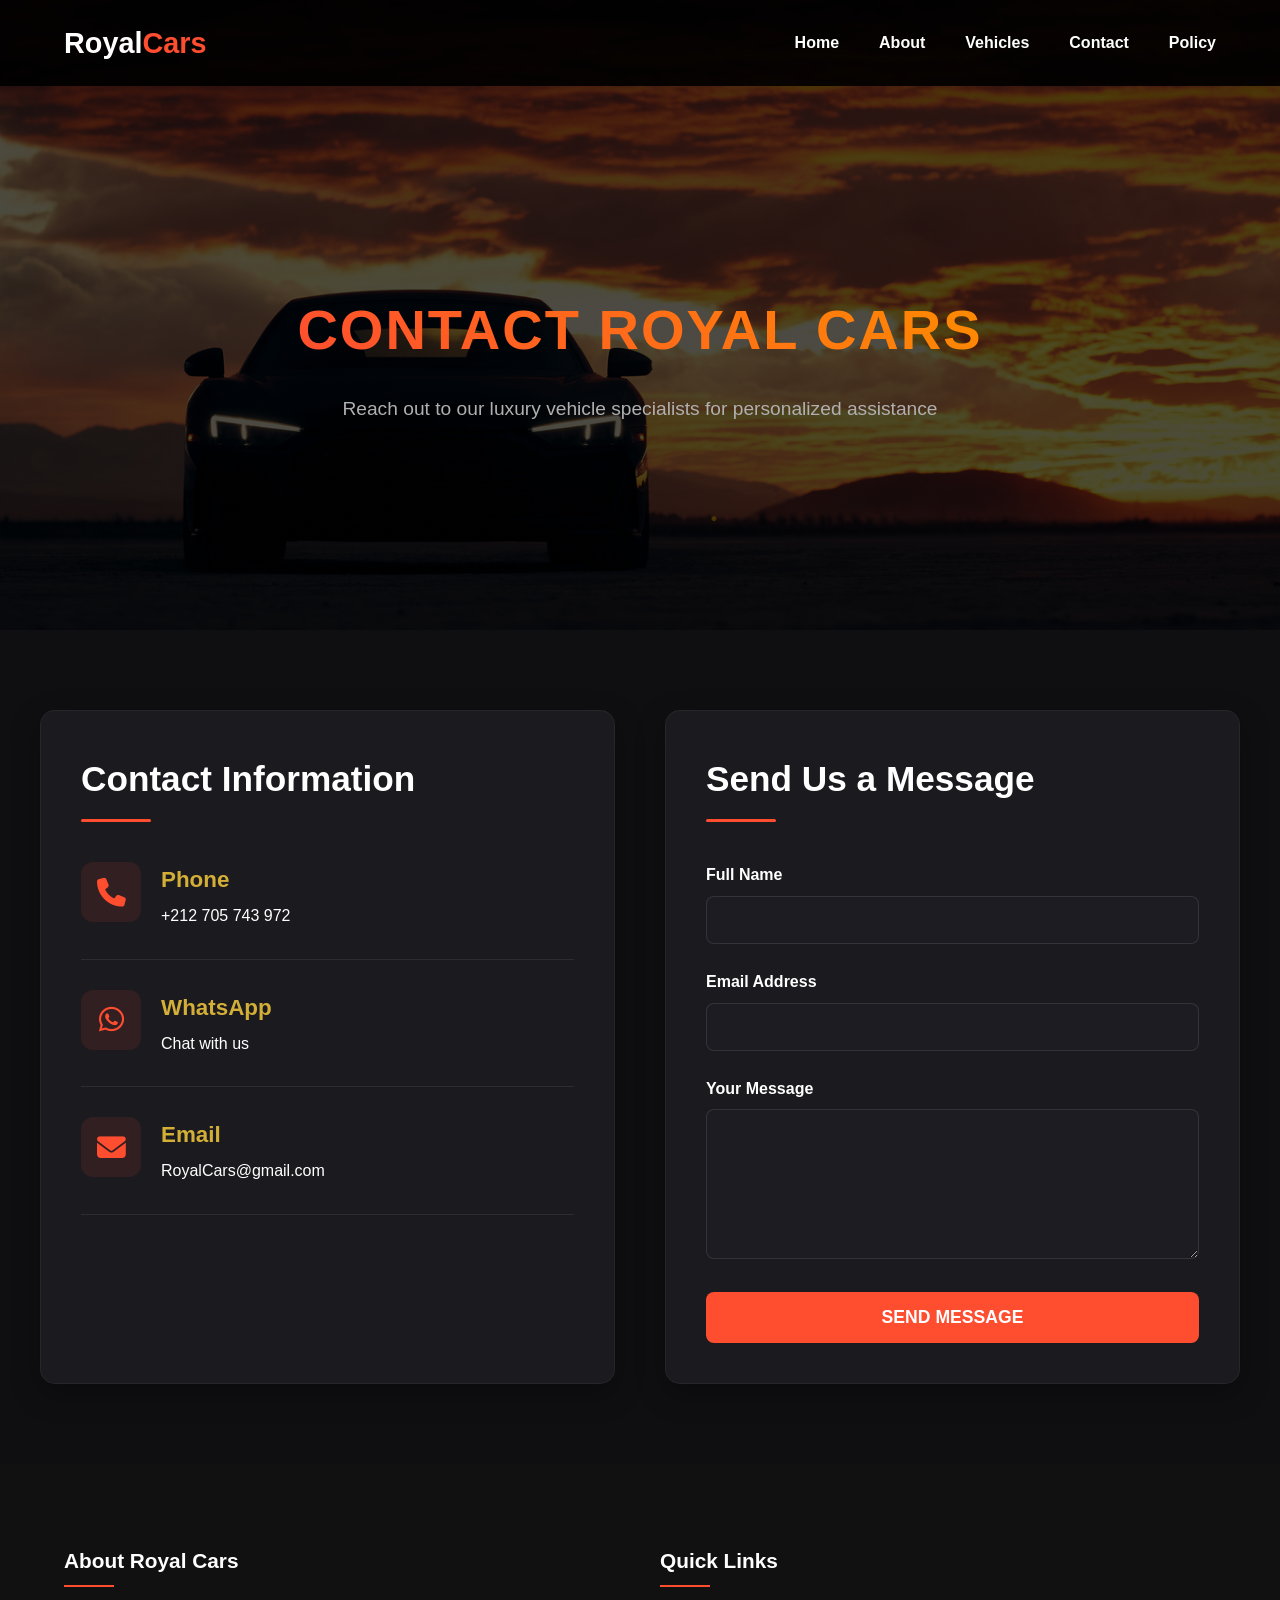
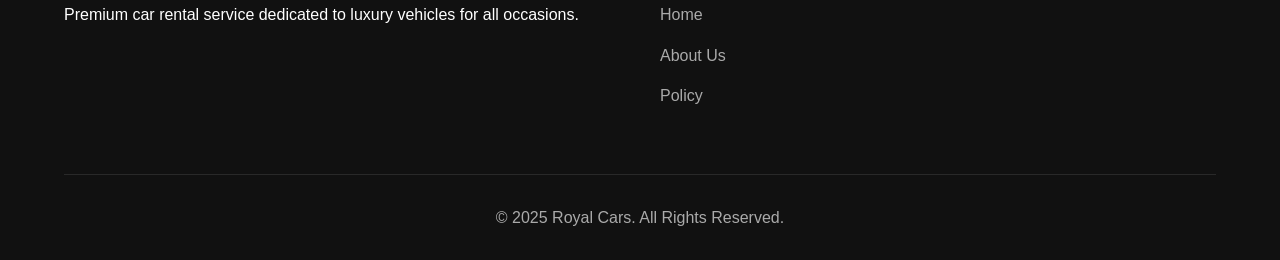
<file: contactus.html>
<!DOCTYPE html>
<html lang="en">

<head>
    <meta charset="UTF-8">
    <meta name="viewport" content="width=device-width, initial-scale=1.0">
    <link rel="stylesheet" href="https://cdnjs.cloudflare.com/ajax/libs/font-awesome/6.5.0/css/all.min.css">
    <link rel="icon" href="img/R.C.png" type="image/x-icon">
    <title>Royal Cars - Contact Us</title>
    <link rel="stylesheet" href="css/contactus.css">
</head>

<body>

    <header id="header">
        <nav>
            <a href="index.html" class="logo">Royal<span>Cars</span></a>
            <ul class="nav-links" id="navLinks">
                <li><a href="index.html">Home</a></li>
                <li><a href="aboutus.html">About</a></li>
                <li><a href="Cars.php">Vehicles</a></li>
                <li><a href="contactus.html">Contact</a></li>
                <li><a href="policy.html">Policy</a></li>
            </ul>
            <button class="mobile-menu-btn" id="menuBtn">
                <i class="fas fa-bars"></i>
            </button>
        </nav>
    </header>

    <section class="contact-hero">
        <div class="hero-content">
            <h1>CONTACT ROYAL CARS</h1>
            <p>Reach out to our luxury vehicle specialists for personalized assistance</p>
        </div>
    </section>

    <div class="contact-container">
        <div class="contact-info">
            <div class="section-title">
                <h2>Contact Information</h2>
            </div>
            <div class="contact-methods">
                <div class="contact-item">
                    <div class="contact-icon"><i class="fa-solid fa-phone"></i></div>
                    <div class="contact-details">
                        <h3>Phone</h3>
                        <a href="tel:+212705743972">+212 705 743 972</a>
                    </div>
                </div>
                <div class="contact-item">
                    <div class="contact-icon"><i class="fa-brands fa-whatsapp"></i></div>
                    <div class="contact-details">
                        <h3>WhatsApp</h3>
                        <a href="https://wa.me/212705743972">Chat with us</a>
                    </div>
                </div>
                <div class="contact-item">
                    <div class="contact-icon"><i class="fa-solid fa-envelope"></i></div>
                    <div class="contact-details">
                        <h3>Email</h3>
                        <a href="mailto:chadam787@gmail.com">RoyalCars@gmail.com</a>
                    </div>
                </div>
            </div>
        </div>

        <div class="contact-form">
            <div class="section-title">
                <h2>Send Us a Message</h2>
            </div>
            <form id="contactForm" action="contact.php" method="post">
                <div class="form-group">
                    <label>Full Name</label>
                    <input type="text" name="full-name" class="form-control" required>
                </div>
                <div class="form-group">
                    <label>Email Address</label>
                    <input type="email" name="email" class="form-control" required>
                </div>
                <div class="form-group">
                    <label>Your Message</label>
                    <textarea name="message" class="form-control" required></textarea>
                </div>
                <button type="submit" id="submitBtn" class="submit-btn">Send Message</button>
            </form>
        </div>
    </div>

    <footer>
        <div class="footer-content">
            <div class="footer-column">
                <h3>About Royal Cars</h3>
                <p>Premium car rental service dedicated to luxury vehicles for all occasions.</p>
            </div>
            <div class="footer-column">
                <h3>Quick Links</h3>
                <ul class="footer-links">
                    <li><a href="index.html">Home</a></li>
                    <li><a href="aboutus.html">About Us</a></li>
                    <li><a href="policy.html">Policy</a></li>
                </ul>
            </div>
        </div>
        <div class="copyright">
            <p>&copy; 2025 Royal Cars. All Rights Reserved.</p>
        </div>
    </footer>

   <script src="js/contactus.js"></script>
</body>

</html>
</file>
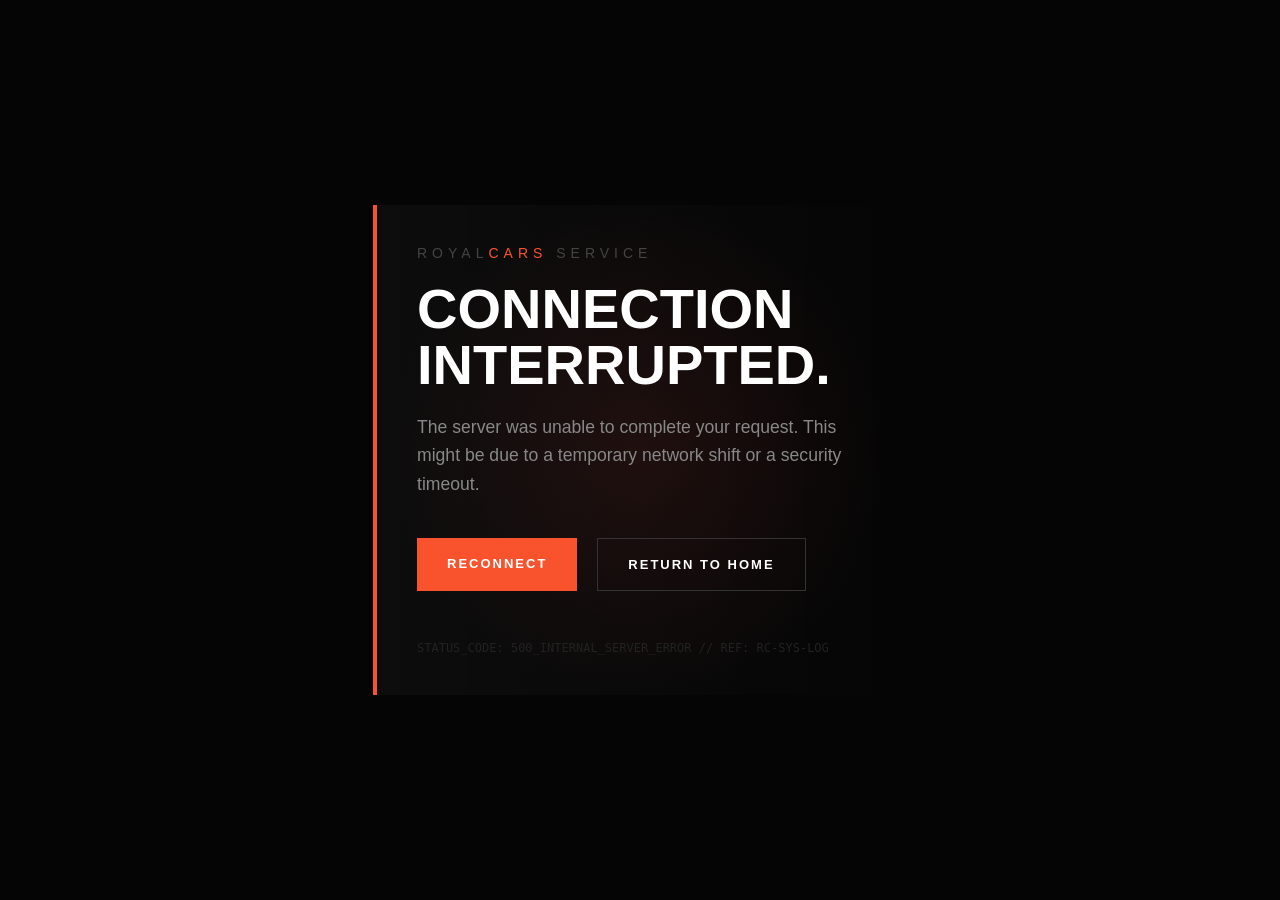
<file: MSGERR.html>
<!DOCTYPE html>
<html lang="en">

<head>
    <meta charset="UTF-8">
    <meta name="viewport" content="width=device-width, initial-scale=1.0">
    <title>System Error | Royal Cars</title>
    <link rel="stylesheet" href="css/MSGERR.css">
</head>

<body>

    <div class="bg-glow"></div>

    <div class="main-wrapper">
        <div class="brand-header">Royal<span>Cars</span> Service</div>

        <h1>Connection <br> Interrupted.</h1>

        <p>The server was unable to complete your request. This might be due to a temporary network shift or a security
            timeout.</p>

        <div class="nav-links">
            <a href="javascript:location.reload()" class="btn btn-main">Reconnect</a>
            <a href="index.html" class="btn btn-alt">Return to Home</a>
        </div>

        <div class="error-code">
            STATUS_CODE: 500_INTERNAL_SERVER_ERROR // REF: RC-SYS-LOG
        </div>
    </div>

</body>

</html>
</file>
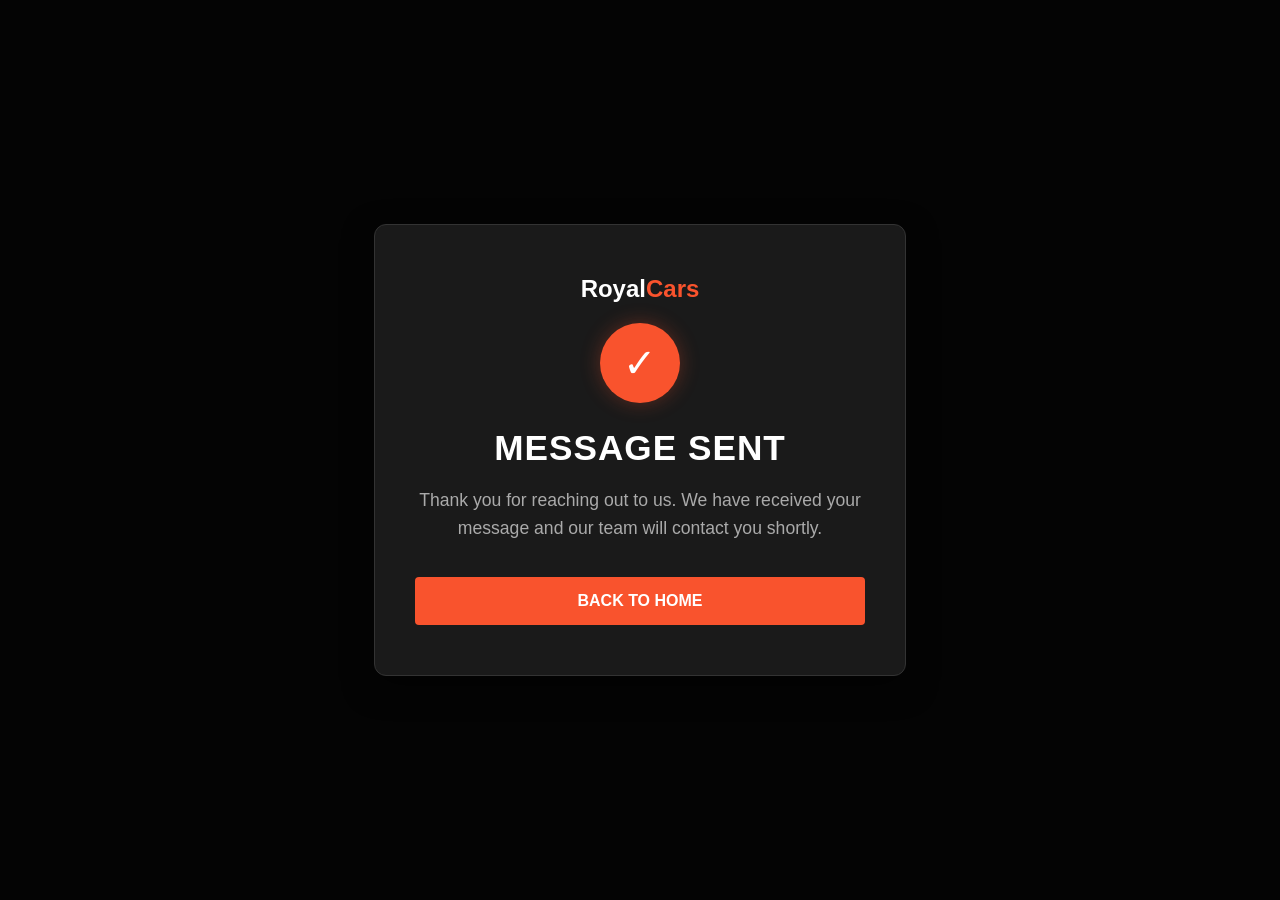
<file: MSGST.html>
<!DOCTYPE html>
<html lang="en">

<head>
    <meta charset="UTF-8">
    <meta name="viewport" content="width=device-width, initial-scale=1.0">
    <title>Message Sent | Royal Cars</title>
    <link rel="stylesheet" href="css/MSGST.css">
</head>

<body>
    <div class="container">
        <div class="brand">Royal<span>Cars</span></div>

        <div class="success-icon">✓</div>

        <h1>Message Sent</h1>
        <p>Thank you for reaching out to us. We have received your message and our team will contact you shortly.</p>

        <button class="button" onclick="window.location.href='index.html';">Back to Home</button>
    </div>
</body>

</html>
</file>
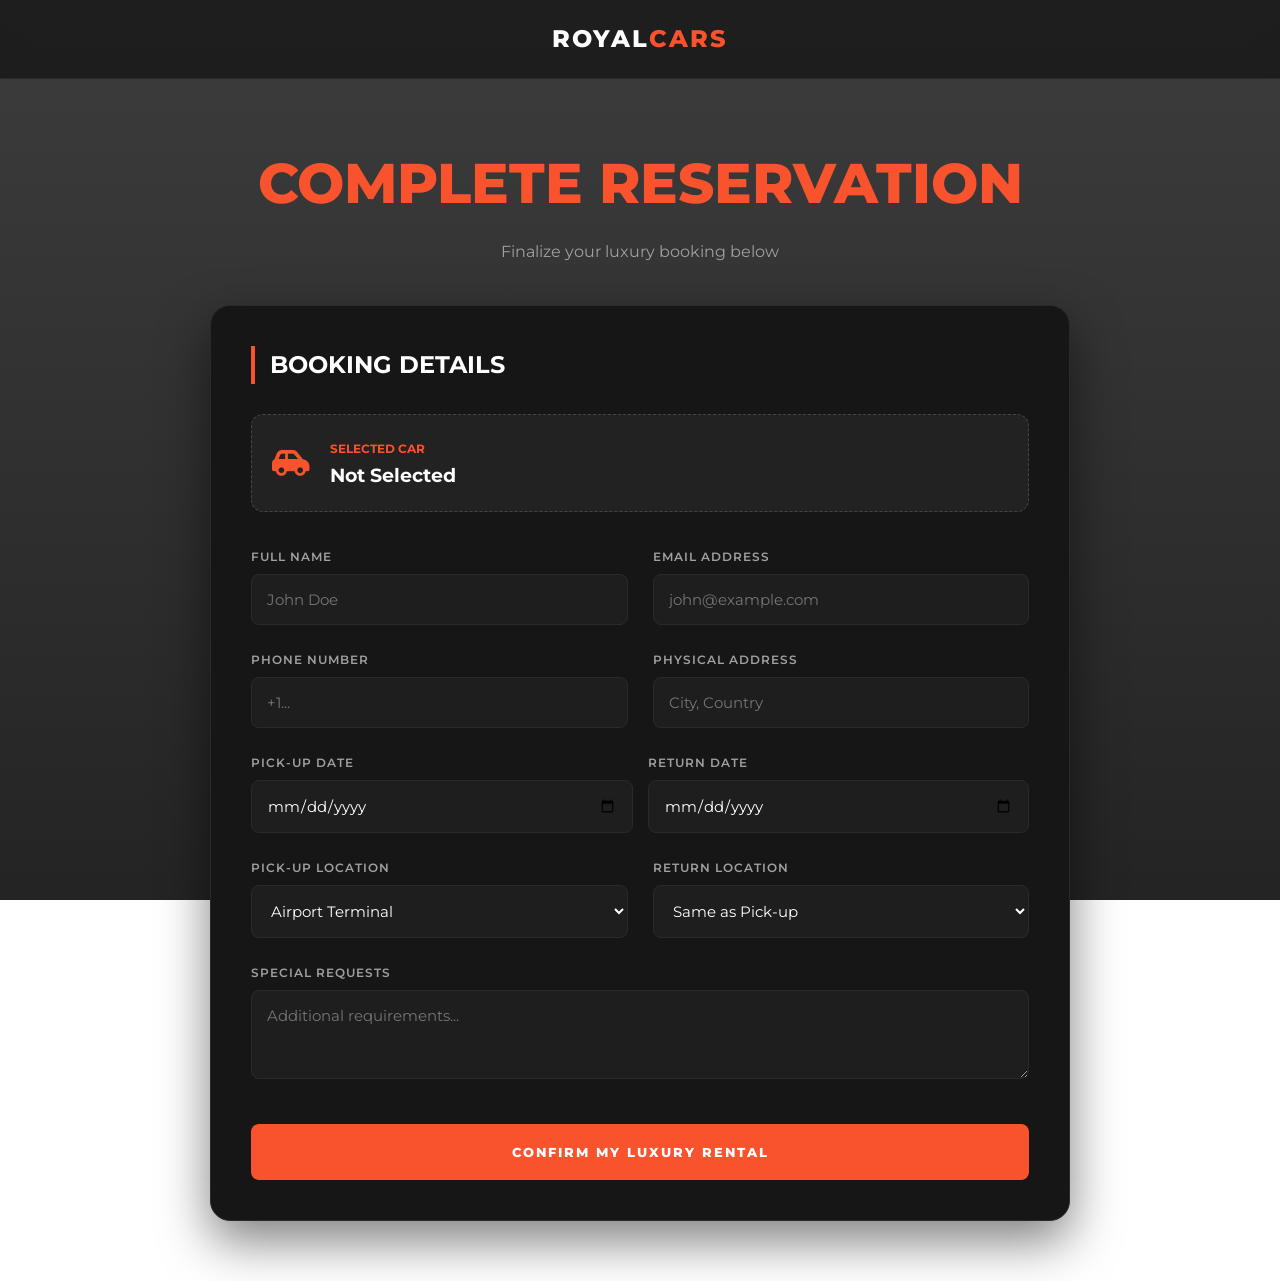
<file: order.html>
<!DOCTYPE html>
<html lang="en">

<head>
    <meta charset="UTF-8">
    <meta name="viewport" content="width=device-width, initial-scale=1.0">
    <title>Reservation | Royal Cars</title>
    <link rel="stylesheet" href="https://cdnjs.cloudflare.com/ajax/libs/font-awesome/6.5.0/css/all.min.css">
    <link href="https://fonts.googleapis.com/css2?family=Montserrat:wght@300;400;600;800&display=swap" rel="stylesheet">
    <link rel="stylesheet" href="css/order.css">
</head>

<body>

    <header>
        <div class="logo">ROYAL<span>CARS</span></div>
    </header>

    <div class="reservation-wrapper">
        <div class="hero-title">
            <h1>Complete Reservation</h1>
            <p style="color: var(--text-gray)">Finalize your luxury booking below</p>
        </div>

        <div class="order-card">
            <div class="section-header">
                <h2>Booking Details</h2>
            </div>

            <div class="vehicle-box">
                <i class="fas fa-car-side"></i>
                <div>
                    <span style="font-size: 12px; color: var(--brand-orange); font-weight: bold;">SELECTED CAR</span>
                    <h3 id="car-display-name">Loading...</h3>
                </div>
            </div>

            <form id="res-form" action="order.php" method="POST">
                <input type="hidden" id="car_name" name="car-name">

                <div class="form-grid">
                    <div class="field-group">
                        <label>Full Name</label>
                        <input type="text" name="full-name" class="input-style" placeholder="John Doe" required>
                    </div>

                    <div class="field-group">
                        <label>Email Address</label>
                        <input type="email" name="email" class="input-style" placeholder="john@example.com" required>
                    </div>

                    <div class="field-group">
                        <label>Phone Number</label>
                        <input type="tel" name="phone" class="input-style" placeholder="+1..." required>
                    </div>

                    <div class="field-group">
                        <label>Physical Address</label>
                        <input type="text" name="address" class="input-style" placeholder="City, Country">
                    </div>

                    <div class="field-group full-width">
                        <div class="date-subgrid">
                            <div class="field-group">
                                <label>Pick-up Date</label>
                                <input type="date" id="p_date" name="pickup-date" class="input-style" required>
                            </div>
                            <div class="field-group">
                                <label>Return Date</label>
                                <input type="date" id="r_date" name="return-date" class="input-style" required>
                            </div>
                        </div>
                    </div>

                    <div class="field-group">
                        <label>Pick-up Location</label>
                        <select name="pickup-location" class="input-style" required>
                            <option value="Airport">Airport Terminal</option>
                            <option value="Main Office">Main Office</option>
                            <option value="Hotel Delivery">Hotel Delivery</option>
                        </select>
                    </div>

                    <div class="field-group">
                        <label>Return Location</label>
                        <select name="return-location" class="input-style">
                            <option value="Same">Same as Pick-up</option>
                            <option value="Airport">Airport Terminal</option>
                            <option value="Main Office">Main Office</option>
                        </select>
                    </div>

                    <div class="field-group full-width">
                        <label>Special Requests</label>
                        <textarea name="special-requests" class="input-style" rows="3"
                            placeholder="Additional requirements..."></textarea>
                    </div>

                    <button type="submit" id="submit-btn" class="btn-submit">
                        Confirm My Luxury Rental
                    </button>
                </div>
            </form>
        </div>
    </div>

    <script src="js/order.js"></script>
</body>

</html>
</file>
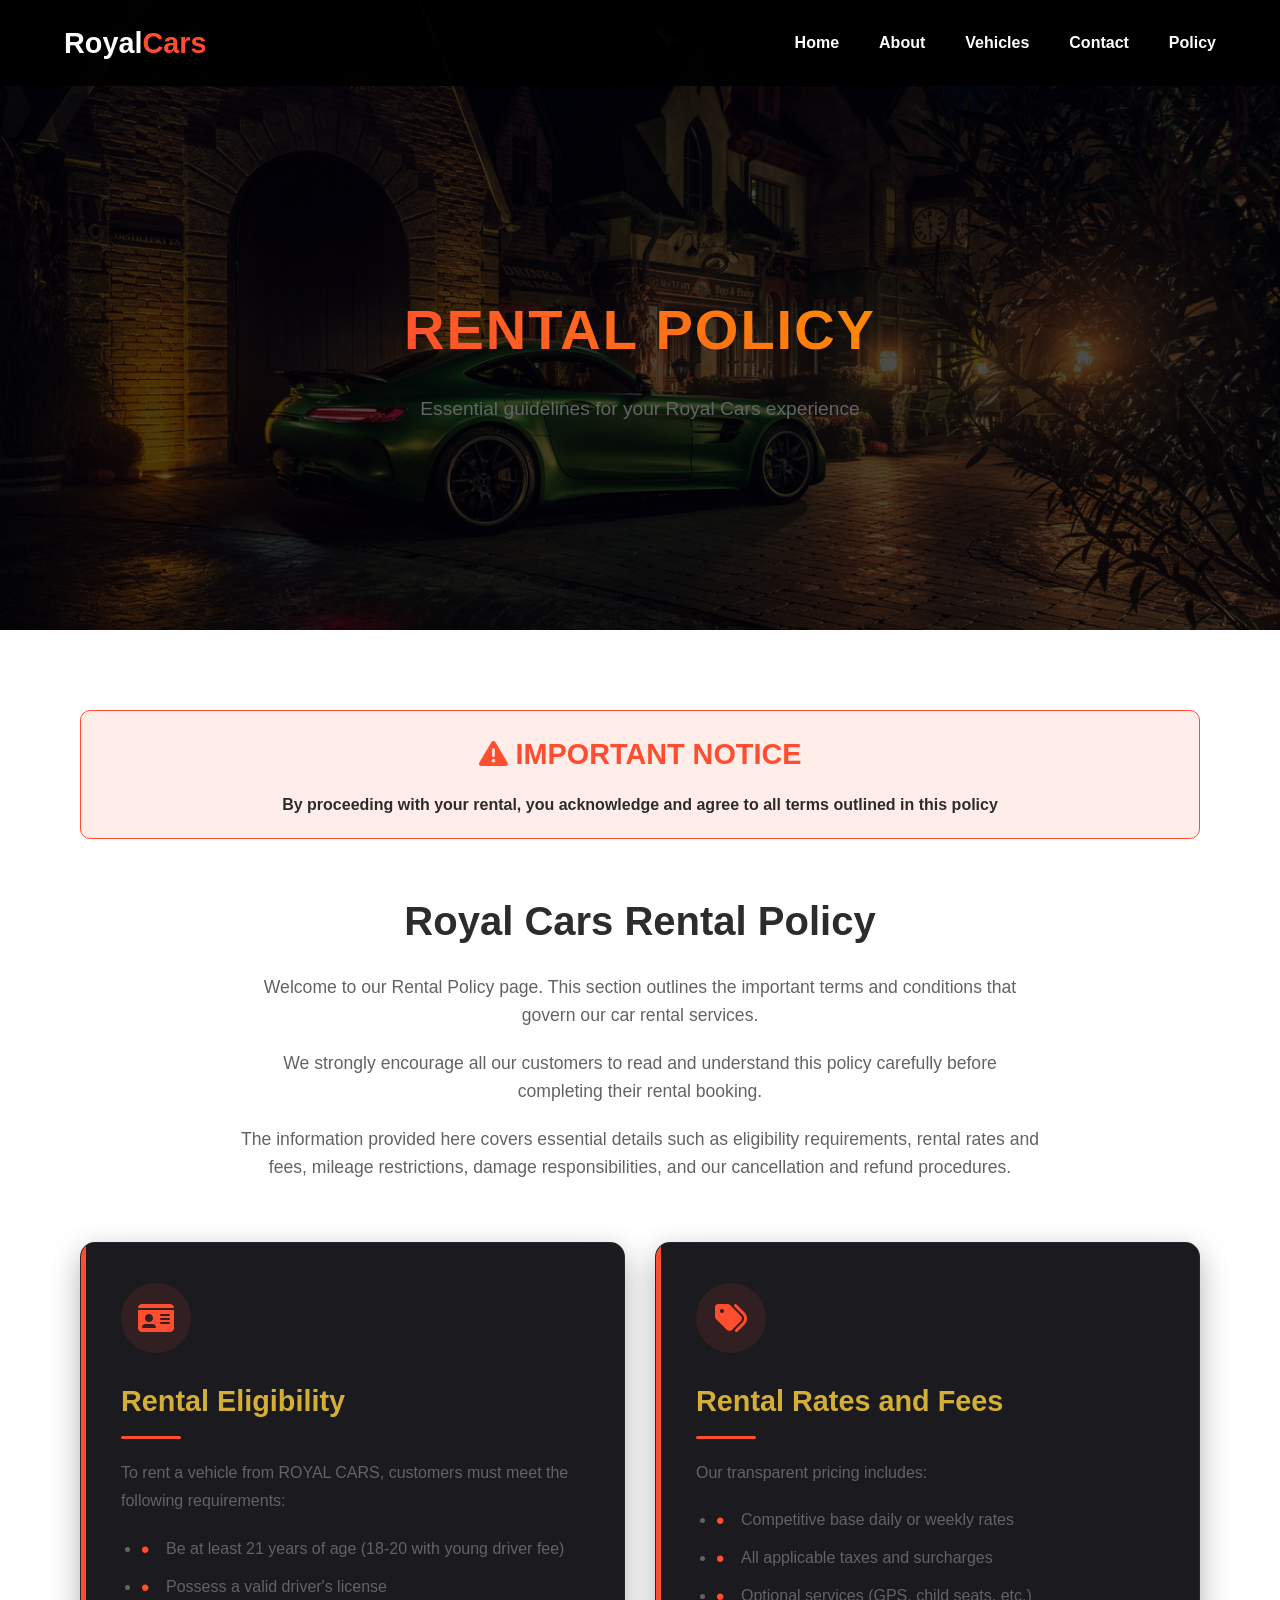
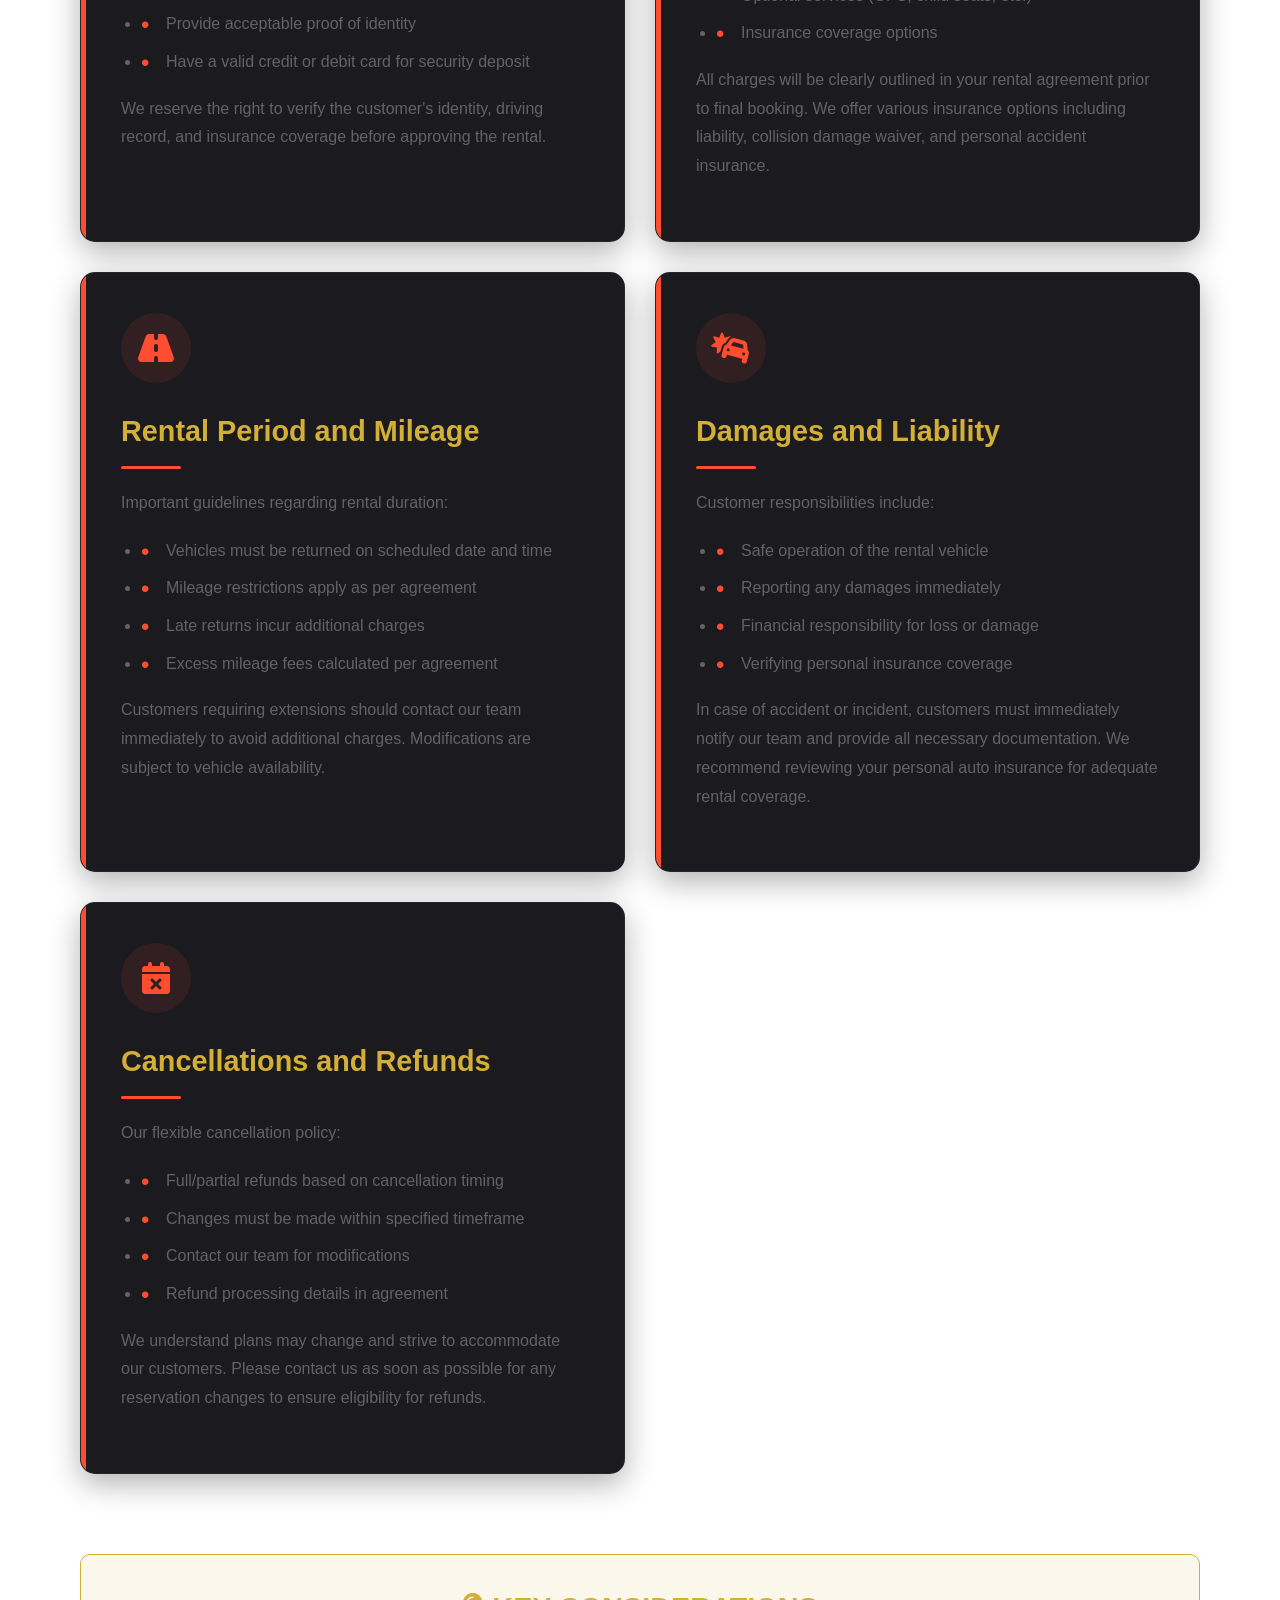
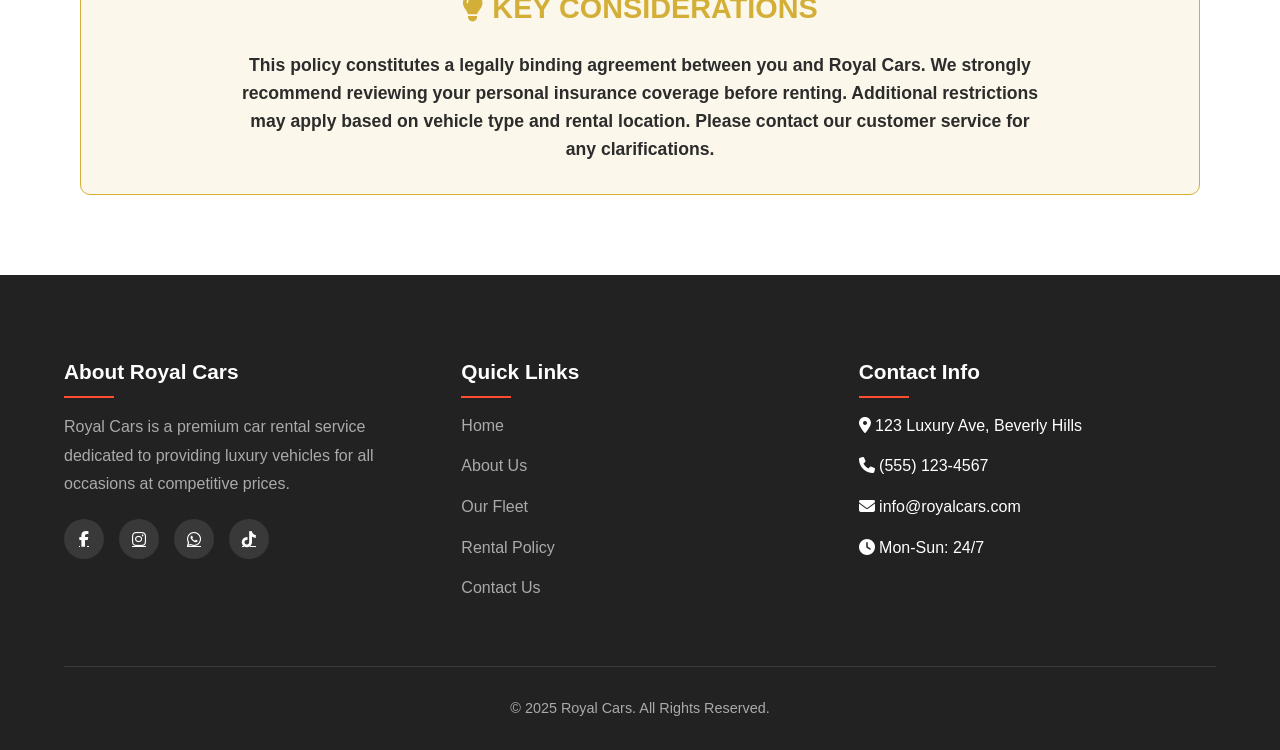
<file: policy.html>
<!DOCTYPE html>
<html lang="en">

<head>
    <meta charset="UTF-8">
    <meta name="viewport" content="width=device-width, initial-scale=1.0">
    <link rel="stylesheet" href="https://cdnjs.cloudflare.com/ajax/libs/font-awesome/6.5.0/css/all.min.css">
    <link rel="icon" href="img/R.C.png" type="image/x-icon">
    <title>Royal Cars - Rental Policy</title>
    <link rel="stylesheet" href="css/policy.css">
</head>

<body>
    <!-- Header -->
    <header id="header">
        <nav>
            <a href="#" class="logo">Royal<span>Cars</span></a>
            <ul class="nav-links">
                <li><a href="index.html">Home</a></li>
                <li><a href="aboutus.html">About</a></li>
                <li><a href="Cars.php">Vehicles</a></li>
                <li><a href="contactus.html">Contact</a></li>
                <li><a href="policy.html">Policy</a></li>
            </ul>
            <button class="mobile-menu-btn">
                <i class="fas fa-bars"></i>
            </button>
        </nav>
    </header>


    <!-- Hero Section -->
    <section class="policy-hero">
        <div class="hero-content">
            <h1>RENTAL POLICY</h1>
            <p>Essential guidelines for your Royal Cars experience</p>
        </div>
    </section>

    <!-- Policy Container -->
    <div class="policy-container">
        <!-- Important Warning -->
        <div class="warning-banner">
            <h2><i class="fas fa-exclamation-triangle"></i> IMPORTANT NOTICE</h2>
            <p>By proceeding with your rental, you acknowledge and agree to all terms outlined in this policy</p>
        </div>

        <!-- Policy Introduction -->
        <div class="policy-intro">
            <h2>Royal Cars Rental Policy</h2>
            <p>Welcome to our Rental Policy page. This section outlines the important terms and conditions that govern
                our car rental services.</p>
            <p>We strongly encourage all our customers to read and understand this policy carefully before completing
                their rental booking.</p>
            <p>The information provided here covers essential details such as eligibility requirements, rental rates and
                fees, mileage restrictions, damage responsibilities, and our cancellation and refund procedures.</p>
        </div>

        <!-- Policy Grid -->
        <div class="policy-grid">
            <!-- Rental Eligibility -->
            <div class="policy-card">
                <div class="policy-icon">
                    <i class="fas fa-id-card"></i>
                </div>
                <h3>Rental Eligibility</h3>
                <p>To rent a vehicle from ROYAL CARS, customers must meet the following requirements:</p>
                <ul>
                    <li>Be at least 21 years of age (18-20 with young driver fee)</li>
                    <li>Possess a valid driver's license</li>
                    <li>Provide acceptable proof of identity</li>
                    <li>Have a valid credit or debit card for security deposit</li>
                </ul>
                <p>We reserve the right to verify the customer's identity, driving record, and insurance coverage before
                    approving the rental.</p>
            </div>

            <!-- Rental Rates and Fees -->
            <div class="policy-card">
                <div class="policy-icon">
                    <i class="fas fa-tags"></i>
                </div>
                <h3>Rental Rates and Fees</h3>
                <p>Our transparent pricing includes:</p>
                <ul>
                    <li>Competitive base daily or weekly rates</li>
                    <li>All applicable taxes and surcharges</li>
                    <li>Optional services (GPS, child seats, etc.)</li>
                    <li>Insurance coverage options</li>
                </ul>
                <p>All charges will be clearly outlined in your rental agreement prior to final booking. We offer
                    various insurance options including liability, collision damage waiver, and personal accident
                    insurance.</p>
            </div>

            <!-- Rental Period and Mileage -->
            <div class="policy-card">
                <div class="policy-icon">
                    <i class="fas fa-road"></i>
                </div>
                <h3>Rental Period and Mileage</h3>
                <p>Important guidelines regarding rental duration:</p>
                <ul>
                    <li>Vehicles must be returned on scheduled date and time</li>
                    <li>Mileage restrictions apply as per agreement</li>
                    <li>Late returns incur additional charges</li>
                    <li>Excess mileage fees calculated per agreement</li>
                </ul>
                <p>Customers requiring extensions should contact our team immediately to avoid additional charges.
                    Modifications are subject to vehicle availability.</p>
            </div>

            <!-- Damages and Liability -->
            <div class="policy-card">
                <div class="policy-icon">
                    <i class="fas fa-car-crash"></i>
                </div>
                <h3>Damages and Liability</h3>
                <p>Customer responsibilities include:</p>
                <ul>
                    <li>Safe operation of the rental vehicle</li>
                    <li>Reporting any damages immediately</li>
                    <li>Financial responsibility for loss or damage</li>
                    <li>Verifying personal insurance coverage</li>
                </ul>
                <p>In case of accident or incident, customers must immediately notify our team and provide all necessary
                    documentation. We recommend reviewing your personal auto insurance for adequate rental coverage.</p>
            </div>

            <!-- Cancellations and Refunds -->
            <div class="policy-card">
                <div class="policy-icon">
                    <i class="fas fa-calendar-times"></i>
                </div>
                <h3>Cancellations and Refunds</h3>
                <p>Our flexible cancellation policy:</p>
                <ul>
                    <li>Full/partial refunds based on cancellation timing</li>
                    <li>Changes must be made within specified timeframe</li>
                    <li>Contact our team for modifications</li>
                    <li>Refund processing details in agreement</li>
                </ul>
                <p>We understand plans may change and strive to accommodate our customers. Please contact us as soon as
                    possible for any reservation changes to ensure eligibility for refunds.</p>
            </div>
        </div>

        <!-- Important Notice -->
        <div class="important-notice">
            <h3><i class="fas fa-lightbulb"></i> KEY CONSIDERATIONS</h3>
            <p>This policy constitutes a legally binding agreement between you and Royal Cars. We strongly recommend
                reviewing your personal insurance coverage before renting. Additional restrictions may apply based on
                vehicle type and rental location. Please contact our customer service for any clarifications.</p>
        </div>
    </div>

    <!-- Footer -->
    <footer>
        <div class="footer-content">
            <div class="footer-column">
                <h3>About Royal Cars</h3>
                <p>Royal Cars is a premium car rental service dedicated to providing luxury vehicles for all occasions
                    at competitive prices.</p>
                <div class="social-links">
                    <a href="https://web.facebook.com/adam.ch.9085790?locale=fr_FR" target="_blank" class="face"><i
                            class="fab fa-facebook-f"></i></a>
                    <a href="https://www.instagram.com/adam_2ch/" target="_blank" class="insta"><i
                            class="fab fa-instagram"></i></a>
                    <a href="https://wa.me/212705743972" target="_blank" class="whatsapp"><i
                            class="fab fa-whatsapp"></i></a>
                    <a href="https://www.tiktok.com/fr/" target="_blank" class="tiktok"><i
                            class="fab fa-tiktok"></i></a>
                </div>
            </div>
            <div class="footer-column">
                <h3>Quick Links</h3>
                <ul class="footer-links">
                    <li><a href="#">Home</a></li>
                    <li><a href="aboutus.html">About Us</a></li>
                    <li><a href="Cars.php">Our Fleet</a></li>
                    <li><a href="policy.html">Rental Policy</a></li>
                    <li><a href="contactus.html">Contact Us</a></li>
                </ul>
            </div>
            <div class="footer-column">
                <h3>Contact Info</h3>
                <ul class="footer-links">
                    <li><i class="fas fa-map-marker-alt"></i> 123 Luxury Ave, Beverly Hills</li>
                    <li><i class="fas fa-phone"></i> (555) 123-4567</li>
                    <li><i class="fas fa-envelope"></i> info@royalcars.com</li>
                    <li><i class="fas fa-clock"></i> Mon-Sun: 24/7</li>
                </ul>
            </div>
        </div>
        <div class="copyright">
            <p>&copy; 2025 Royal Cars. All Rights Reserved.</p>
        </div>
    </footer>

    <script src="js/policy.js"></script>
</body>

</html>
</file>
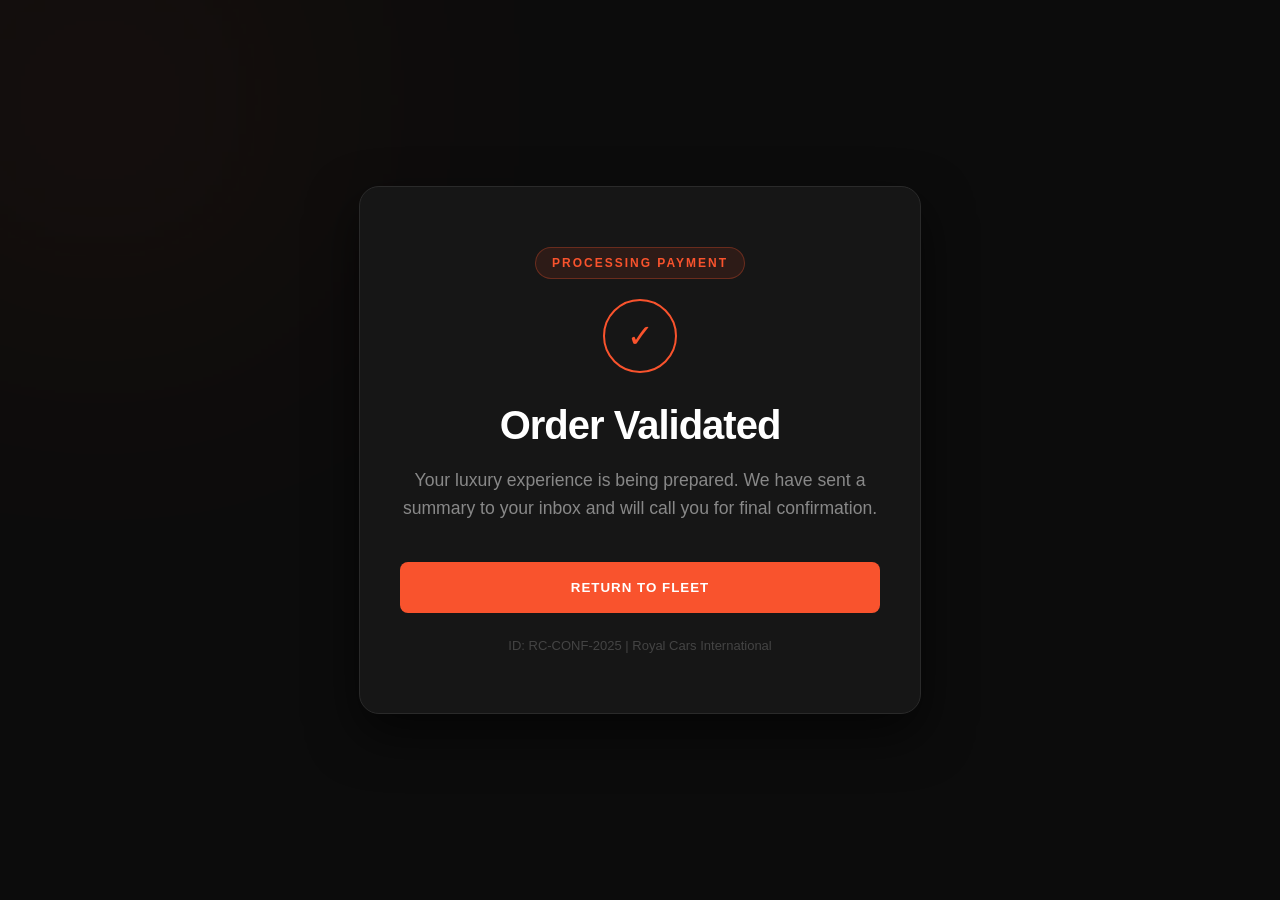
<file: success.html>
<!DOCTYPE html>
<html lang="en">

<head>
    <meta charset="UTF-8">
    <meta name="viewport" content="width=device-width, initial-scale=1.0">
    <title>Order Confirmed | Royal Cars</title>
    <link rel="stylesheet" href="css/success.css">
</head>

<body>

    <div class="order-card">
        <div class="status-badge">Processing Payment</div>

        <div class="icon-container">
            <div class="circle-icon">✓</div>
        </div>

        <h1>Order Validated</h1>
        <p>Your luxury experience is being prepared. We have sent a summary to your inbox and will call you for final
            confirmation.</p>

        <button class="btn-return" onclick="window.location.href='index.html';">Return to Fleet</button>

        <div class="footer-note">
            ID: RC-CONF-2025 | Royal Cars International
        </div>
    </div>

</body>

</html>
</file>
<file: css/contactus.css>
/* === BASE STYLES === */
         :root {
             --primary-dark: #0f0f12;
             --accent-red: #ff4d30;
             --accent-gold: #d4af37;
             --text-light: #ffffff;
             --text-gray: #b0b0b0;
             --card-bg: #1a1a1f;
             --transition-speed: 0.4s;
         }

         * {
             margin: 0;
             padding: 0;
             box-sizing: border-box;
         }

         body {
             font-family: 'Montserrat', Arial, sans-serif;
             background-color: var(--primary-dark);
             color: #333;
             line-height: 1.6;
             overflow-x: hidden;
         }

         /* === HEADER === */
         header {
             position: fixed;
             top: 0;
             width: 100%;
             background-color: rgba(0, 0, 0, 0.9);
             z-index: 1000;
             transition: all 0.3s ease;
         }

         header.scrolled {
             background-color: rgba(0, 0, 0, 0.95);
             box-shadow: 0 5px 20px rgba(0, 0, 0, 0.1);
         }

         nav {
             display: flex;
             justify-content: space-between;
             align-items: center;
             padding: 20px 5%;
             max-width: 1400px;
             margin: 0 auto;
         }

         .logo {
             color: white;
             font-size: 1.8rem;
             font-weight: 700;
             text-decoration: none;
         }

         .logo span {
             color: var(--accent-red);
         }

         .nav-links {
             display: flex;
             list-style: none;
         }

         .nav-links li {
             margin-left: 40px;
         }

         .nav-links a {
             color: white;
             text-decoration: none;
             font-weight: 600;
             transition: 0.3s;
             position: relative;
         }

         .nav-links a:hover {
             color: var(--accent-red);
         }

         .nav-links a::after {
             content: '';
             position: absolute;
             width: 0;
             height: 2px;
             background: var(--accent-red);
             bottom: -5px;
             left: 0;
             transition: 0.3s;
         }

         .nav-links a:hover::after {
             width: 100%;
         }

         .mobile-menu-btn {
             display: none;
             background: none;
             border: none;
             color: white;
             font-size: 1.5rem;
             cursor: pointer;
             transition: 0.5s;
             z-index: 1001;
         }

         .mobile-menu-btn:hover {
             transform: rotate(90deg);
         }

         /* === HERO === */
         .contact-hero {
             height: 70vh;
             display: flex;
             align-items: center;
             justify-content: center;
             text-align: center;
             background: linear-gradient(rgba(0, 0, 0, 0.7), rgba(0, 0, 0, 0.7)), url('../img/audi-r8-sunset-2s-1360x768.jpg') no-repeat center center/cover;
             padding-top: 80px;
         }

         .hero-content h1 {
             font-size: 3.5rem;
             margin-bottom: 20px;
             background: linear-gradient(45deg, var(--accent-red), #ff8c00);
             -webkit-background-clip: text;
             background-clip: text;
             color: transparent;
             text-transform: uppercase;
             letter-spacing: 2px;
         }

         .hero-content p {
             font-size: 1.2rem;
             color: var(--text-gray);
             max-width: 600px;
             margin: 0 auto;
         }

         /* === CONTACT SECTION === */
         .contact-container {
             max-width: 1400px;
             margin: 80px auto;
             padding: 0 40px;
             display: grid;
             grid-template-columns: 1fr 1fr;
             gap: 50px;
         }

         .contact-info,
         .contact-form {
             background: var(--card-bg);
             border-radius: 15px;
             padding: 40px;
             box-shadow: 0 10px 30px rgba(0, 0, 0, 0.3);
             border: 1px solid rgba(255, 255, 255, 0.05);
         }

         .section-title {
             position: relative;
             margin-bottom: 40px;
             padding-bottom: 15px;
         }

         .section-title h2 {
             font-size: 2.2rem;
             color: var(--text-light);
         }

         .section-title::after {
             content: '';
             position: absolute;
             bottom: 0;
             left: 0;
             width: 70px;
             height: 3px;
             background: var(--accent-red);
             border-radius: 3px;
         }

         .contact-item {
             display: flex;
             align-items: flex-start;
             margin-bottom: 30px;
             padding-bottom: 30px;
             border-bottom: 1px solid rgba(255, 255, 255, 0.08);
         }

         .contact-icon {
             width: 60px;
             height: 60px;
             background: rgba(255, 77, 48, 0.1);
             border-radius: 12px;
             display: flex;
             align-items: center;
             justify-content: center;
             margin-right: 20px;
             flex-shrink: 0;
         }

         .contact-icon i {
             font-size: 1.8rem;
             color: var(--accent-red);
         }

         .contact-details h3 {
             font-size: 1.4rem;
             color: var(--accent-gold);
             margin-bottom: 5px;
         }

         .contact-details p {
             color: var(--text-gray);
         }

         .contact-details a {
             color: var(--text-light);
             text-decoration: none;
             transition: var(--transition-speed);
         }

         .contact-details a:hover {
             color: var(--accent-red);
         }

         /* === FORM === */
         .form-group {
             margin-bottom: 25px;
         }

         .form-group label {
             display: block;
             margin-bottom: 8px;
             color: var(--text-light);
             font-weight: 600;
         }

         .form-control {
             width: 100%;
             padding: 14px 20px;
             background: rgba(30, 30, 36, 0.7);
             border: 1px solid rgba(255, 255, 255, 0.1);
             border-radius: 8px;
             color: white;
             font-size: 1rem;
         }

         .form-control:focus {
             outline: none;
             border-color: var(--accent-red);
         }

         textarea.form-control {
             min-height: 150px;
         }

         .submit-btn {
             background: var(--accent-red);
             color: white;
             border: none;
             padding: 15px;
             font-size: 1.1rem;
             font-weight: 600;
             border-radius: 8px;
             cursor: pointer;
             transition: 0.3s;
             width: 100%;
             text-transform: uppercase;
         }

         .submit-btn:hover {
             background: #e04430;
             transform: translateY(-3px);
             box-shadow: 0 7px 15px rgba(255, 77, 48, 0.4);
         }

         /* === FOOTER === */
         footer {
             background-color: #111;
             color: white;
             padding: 80px 5% 30px;
             margin-top: 80px;
         }

         .footer-content {
             display: grid;
             grid-template-columns: repeat(auto-fit, minmax(250px, 1fr));
             gap: 40px;
             max-width: 1200px;
             margin: 0 auto 50px;
         }

         .footer-column h3 {
             font-size: 1.3rem;
             margin-bottom: 25px;
             position: relative;
         }

         .footer-column h3::after {
             content: '';
             position: absolute;
             width: 50px;
             height: 2px;
             background: var(--accent-red);
             bottom: -10px;
             left: 0;
         }

         .footer-links {
             list-style: none;
         }

         .footer-links li {
             margin-bottom: 15px;
         }

         .footer-links a {
             color: #aaa;
             text-decoration: none;
             transition: 0.3s;
         }

         .footer-links a:hover {
             color: var(--accent-red);
             padding-left: 5px;
         }

         .copyright {
             text-align: center;
             padding-top: 30px;
             border-top: 1px solid rgba(255, 255, 255, 0.1);
             color: #aaa;
         }

         .contact-info,
         .contact-form {
             opacity: 0;
             transform: translateY(30px);
             transition: all 0.8s ease-out;
         }

         .contact-info.animate-in,
         .contact-form.animate-in {
             opacity: 1;
             transform: translateY(0);
         }

         .contact-form {
             transition-delay: 0.2s;
         }

         /* === MOBILE RESPONSIVE === */
         @media (max-width: 768px) {
             .mobile-menu-btn {
                 display: block;
             }

             .nav-links {
                 position: fixed;
                 top: 0;
                 left: -100%;
                 width: 80%;
                 height: 100vh;
                 background: #0f0f12;
                 flex-direction: column;
                 align-items: center;
                 justify-content: center;
                 gap: 2rem;
                 transition: all 0.5s cubic-bezier(0.645, 0.045, 0.355, 1);
                 box-shadow: var(--shadow-lg);
                 z-index: 1000;
             }

             .nav-links.active {
                 left: 0;
             }

             .nav-links li {
                 margin-left: 0;
                 opacity: 0;
                 transform: translateY(30px);
                 transition: all 0.5s ease;
             }

             .nav-links.active li {
                 opacity: 1;
                 transform: translateY(0);
             }

             .nav-links.active li:nth-child(1) {
                 transition-delay: 0.1s;
             }

             .nav-links.active li:nth-child(2) {
                 transition-delay: 0.2s;
             }

             .nav-links.active li:nth-child(3) {
                 transition-delay: 0.3s;
             }

             .nav-links.active li:nth-child(4) {
                 transition-delay: 0.4s;
             }

             .nav-links.active li:nth-child(5) {
                 transition-delay: 0.6s;
             }

             .contact-container {
                 grid-template-columns: 1fr;
                 margin: 40px auto;
             }

             .hero-content h1 {
                 font-size: 2.5rem;
             }
         }
</file>
<file: css/MSGERR.css>
/* 1. Global Reset */
        body,
        html {
            margin: 0;
            padding: 0;
            height: 100%;
            font-family: 'Inter', sans-serif;
            background-color: #050505;
            color: #fff;
            display: flex;
            align-items: center;
            justify-content: center;
        }

        /* 2. Abstract Background Elements */
        .bg-glow {
            position: absolute;
            width: 40vw;
            height: 40vw;
            background: radial-gradient(circle, rgba(231, 76, 60, 0.1) 0%, rgba(0, 0, 0, 0) 70%);
            z-index: 0;
        }

        /* 3. The Error Container */
        .main-wrapper {
            position: relative;
            z-index: 1;
            text-align: left;
            max-width: 600px;
            padding: 40px;
            border-left: 4px solid #f9532d;
            /* Accent line */
            background: linear-gradient(90deg, rgba(255, 255, 255, 0.03) 0%, rgba(255, 255, 255, 0) 100%);
        }

        /* 4. Luxury Branding */
        .brand-header {
            font-size: 14px;
            letter-spacing: 5px;
            text-transform: uppercase;
            color: #444;
            margin-bottom: 20px;
        }

        .brand-header span {
            color: #f9532d;
        }

        /* 5. Typography */
        h1 {
            font-size: 3.5rem;
            line-height: 1;
            margin: 0 0 20px 0;
            font-weight: 900;
            color: #fff;
            text-transform: uppercase;
        }

        p {
            font-size: 1.1rem;
            color: #888;
            margin-bottom: 40px;
            max-width: 450px;
            line-height: 1.6;
        }

        /* 6. Action Buttons */
        .nav-links {
            display: flex;
            gap: 20px;
        }

        .btn {
            padding: 18px 30px;
            font-size: 13px;
            font-weight: 700;
            text-transform: uppercase;
            letter-spacing: 2px;
            cursor: pointer;
            transition: 0.3s;
            border: none;
            display: inline-block;
            text-decoration: none;
        }

        .btn-main {
            background-color: #f9532d;
            color: white;
        }

        .btn-main:hover {
            background-color: #fff;
            color: #000;
        }

        .btn-alt {
            background-color: transparent;
            color: #fff;
            border: 1px solid #333;
        }

        .btn-alt:hover {
            border-color: #f9532d;
            color: #f9532d;
        }

        /* 7. Technical Details Decor */
        .error-code {
            margin-top: 50px;
            font-family: monospace;
            font-size: 12px;
            color: #222;
        }
</file>
<file: css/MSGST.css>
/* 1. Global Styles matching your site's dark theme */
        body {
            font-family: 'Segoe UI', Roboto, Helvetica, Arial, sans-serif;
            text-align: center;
            margin: 0;
            background-color: #0c0c0c;
            /* Matches your hero section background */
            background-image: linear-gradient(rgba(0, 0, 0, 0.7), rgba(0, 0, 0, 0.7)), url('https://images.unsplash.com/photo-1503376780353-7e6692767b70?auto=format&fit=crop&q=80&w=1000');
            /* Subtle car background */
            background-size: cover;
            background-position: center;
            display: flex;
            justify-content: center;
            align-items: center;
            height: 100vh;
            color: #ffffff;
        }

        /* 2. Container Card (Matches your "Services" section cards) */
        .container {
            background: #1a1a1a;
            border: 1px solid #333;
            /* Subtle border */
            border-radius: 12px;
            box-shadow: 0 10px 30px rgba(0, 0, 0, 0.5);
            padding: 50px 40px;
            max-width: 450px;
            width: 90%;
        }

        /* 3. Icon - Swapped Emoji for a sleek checkmark */
        .success-icon {
            width: 80px;
            height: 80px;
            background-color: #f9532d;
            /* Your brand orange */
            color: white;
            border-radius: 50%;
            display: flex;
            align-items: center;
            justify-content: center;
            font-size: 40px;
            margin: 0 auto 25px auto;
            box-shadow: 0 0 20px rgba(249, 83, 45, 0.3);
        }

        /* 4. Typography */
        h1 {
            color: #ffffff;
            font-size: 2.2rem;
            margin-bottom: 15px;
            text-transform: uppercase;
            /* Matches "DRIVE YOUR DREAM" style */
            letter-spacing: 1px;
        }

        p {
            font-size: 1.1rem;
            color: #aaaaaa;
            /* Muted gray text */
            line-height: 1.6;
            margin-bottom: 35px;
        }

        /* 5. Button (Matches your "Browse Cars" button) */
        .button {
            background-color: #f9532d;
            /* Brand Orange */
            color: white;
            border: none;
            border-radius: 4px;
            padding: 15px 40px;
            font-size: 16px;
            font-weight: bold;
            text-transform: uppercase;
            cursor: pointer;
            transition: all 0.3s ease;
            width: 100%;
            /* Full width button like mobile view */
        }

        .button:hover {
            background-color: #d13e1e;
            /* Slightly darker orange on hover */
            transform: translateY(-2px);
            box-shadow: 0 5px 15px rgba(249, 83, 45, 0.4);
        }

        /* Royal Cars Logo Style for the top */
        .brand {
            margin-bottom: 20px;
            font-size: 24px;
            font-weight: bold;
        }

        .brand span {
            color: #f9532d;
        }
</file>
<file: css/order.css>
:root {
            --brand-orange: #f9532d;
            --dark-bg: #0c0c0c;
            --card-bg: #161616;
            --input-bg: #1e1e1e;
            --border-color: #2a2a2a;
            --text-gray: #a0a0a0;
        }

        * {
            margin: 0;
            padding: 0;
            box-sizing: border-box;
            font-family: 'Montserrat', sans-serif;
        }

        body {
            background-color: var(--dark-bg);
            color: white;
            line-height: 1.6;
            /* Background image with overlay like the generated photo */
            background: linear-gradient(rgba(12, 12, 12, 0.8), rgba(12, 12, 12, 0.9)),
                url('https://images.unsplash.com/photo-1503376780353-7e6692767b70?auto=format&fit=crop&q=80&w=1600');
            background-size: cover;
            background-attachment: fixed;
            min-height: 100vh;
        }

        /* Header Style */
        header {
            padding: 20px 5%;
            text-align: center;
            border-bottom: 1px solid var(--border-color);
            background: rgba(0, 0, 0, 0.5);
            backdrop-filter: blur(10px);
        }

        .logo {
            font-size: 24px;
            font-weight: 800;
            text-transform: uppercase;
            letter-spacing: 2px;
        }

        .logo span {
            color: var(--brand-orange);
        }

        /* Container */
        .reservation-wrapper {
            max-width: 900px;
            margin: 60px auto;
            padding: 0 20px;
        }

        .hero-title {
            text-align: center;
            margin-bottom: 40px;
        }

        .hero-title h1 {
            font-size: clamp(2rem, 5vw, 3.5rem);
            font-weight: 800;
            color: var(--brand-orange);
            text-transform: uppercase;
            margin-bottom: 10px;
        }

        /* The Card */
        .order-card {
            background: var(--card-bg);
            border: 1px solid var(--border-color);
            border-radius: 20px;
            padding: 40px;
            box-shadow: 0 20px 50px rgba(0, 0, 0, 0.5);
        }

        .section-header {
            margin-bottom: 30px;
            border-left: 4px solid var(--brand-orange);
            padding-left: 15px;
        }

        .section-header h2 {
            font-size: 1.5rem;
            text-transform: uppercase;
        }

        /* Vehicle Highlight Box */
        .vehicle-box {
            background: #222;
            border-radius: 12px;
            padding: 20px;
            display: flex;
            align-items: center;
            gap: 20px;
            margin-bottom: 35px;
            border: 1px dashed #444;
        }

        .vehicle-box i {
            font-size: 30px;
            color: var(--brand-orange);
        }

        /* Form Grid */
        .form-grid {
            display: grid;
            grid-template-columns: repeat(2, 1fr);
            gap: 25px;
        }

        .full-width {
            grid-column: span 2;
        }

        .field-group {
            display: flex;
            flex-direction: column;
            gap: 8px;
        }

        .field-group label {
            font-size: 12px;
            text-transform: uppercase;
            letter-spacing: 1px;
            color: var(--text-gray);
            font-weight: 600;
        }

        .input-style {
            background: var(--input-bg);
            border: 1px solid var(--border-color);
            padding: 15px;
            border-radius: 8px;
            color: white;
            font-size: 15px;
            transition: all 0.3s ease;
        }

        .input-style:focus {
            outline: none;
            border-color: var(--brand-orange);
            background: #252525;
        }

        .input-style.readonly {
            color: var(--brand-orange);
            font-weight: 700;
            cursor: not-allowed;
        }

        /* Date Sub-Grid */
        .date-subgrid {
            display: grid;
            grid-template-columns: 1fr 1fr;
            gap: 15px;
        }

        /* Submit Button */
        .btn-submit {
            grid-column: span 2;
            background: var(--brand-orange);
            color: white;
            border: none;
            padding: 20px;
            border-radius: 8px;
            font-weight: 800;
            text-transform: uppercase;
            letter-spacing: 2px;
            cursor: pointer;
            margin-top: 20px;
            transition: 0.3s;
        }

        .btn-submit:hover:not(:disabled) {
            background: #ff6a4a;
            transform: translateY(-3px);
            box-shadow: 0 10px 20px rgba(249, 83, 45, 0.3);
        }

        .btn-submit:disabled {
            background: #444;
            cursor: not-allowed;
            opacity: 0.7;
        }

        /* Mobile Adjustments */
        @media (max-width: 768px) {
            .form-grid {
                grid-template-columns: 1fr;
            }

            .full-width {
                grid-column: span 1;
            }

            .btn-submit {
                grid-column: span 1;
            }

            .date-subgrid {
                grid-template-columns: 1fr;
            }

            .order-card {
                padding: 25px;
            }
        }
</file>
<file: css/policy.css>
/* === BASE STYLES === */
        :root {
            --primary-dark: #0f0f12;
            --accent-red: #ff4d30;
            --accent-gold: #d4af37;
            --text-light: #2c2c2c;
            --text-gray: #646363;
            --card-bg: #1a1a1f;
            --transition-speed: 0.4s;
        }

        /* Reset & Base Styles */
        * {
            margin: 0;
            padding: 0;
            box-sizing: border-box;
        }

        body {
            font-family: 'Montserrat', Arial, sans-serif;
            color: #030303;
            line-height: 1.6;
            overflow-x: hidden;
        }

        /* Header Styles */
        header {
            position: fixed;
            top: 0;
            width: 100%;
            background-color: rgba(0, 0, 0, 0.9);
            z-index: 1000;
            transition: all 0.3s ease;
        }

        header.scrolled {
            background-color: rgba(0, 0, 0, 0.95);
            box-shadow: 0 5px 20px rgba(0, 0, 0, 0.1);
        }

        nav {
            display: flex;
            justify-content: space-between;
            align-items: center;
            padding: 20px 5%;
            max-width: 1400px;
            margin: 0 auto;
        }

        .logo {
            color: rgb(255, 252, 252);
            font-size: 1.8rem;
            font-weight: 700;
            text-decoration: none;
        }

        .logo span {
            color: #ff4d30;
        }

        .nav-links {
            display: flex;
            list-style: none;
        }

        .nav-links li {
            margin-left: 40px;
        }

        .nav-links a {
            color: white;
            text-decoration: none;
            font-weight: 600;
            transition: all 0.3s ease;
            position: relative;
        }

        .nav-links a:hover {
            color: #ff4d30;
        }

        .nav-links a::after {
            content: '';
            position: absolute;
            width: 0;
            height: 2px;
            background: #ff4d30;
            bottom: -5px;
            left: 0;
            transition: width 0.3s ease;
        }

        .nav-links a:hover::after {
            width: 100%;
        }

        .mobile-menu-btn {
            display: none;
            background: none;
            border: none;
            color: white;
            font-size: 1.5rem;
            cursor: pointer;
            transition: all 0.5s cubic-bezier(0.25, 0.46, 0.45, 0.94);
            z-index: 1001;
        }

        .mobile-menu-btn:hover {
            transform: rotate(90deg);
        }

        /* === POLICY HERO SECTION === */
        .policy-hero {
            height: 70vh;
            display: flex;
            align-items: center;
            justify-content: center;
            text-align: center;
            background: linear-gradient(rgba(0, 0, 0, 0.7), rgba(0, 0, 0, 0.7)),
                url('../img/green-mercedes-amg-gt-r-rear-4k-i7-1360x768.jpg') no-repeat center center/cover;
            padding-top: 80px;
            position: relative;
        }

        .hero-content {
            max-width: 800px;
            padding: 0 20px;
            z-index: 2;
        }

        .hero-content h1 {
            font-size: 3.5rem;
            margin-bottom: 20px;
            background: linear-gradient(45deg, var(--accent-red), #ff8c00);
            -webkit-background-clip: text;
            background-clip: text;
            color: transparent;
            text-transform: uppercase;
            letter-spacing: 2px;
        }

        .hero-content p {
            font-size: 1.2rem;
            color: var(--text-gray);
            max-width: 600px;
            margin: 0 auto;
        }

        /* === POLICY SECTIONS === */
        .policy-container {
            max-width: 1200px;
            margin: 80px auto;
            padding: 0 40px;
        }

        .warning-banner {
            background: rgba(255, 77, 48, 0.1);
            border: 1px solid var(--accent-red);
            border-radius: 10px;
            padding: 20px;
            text-align: center;
            margin-bottom: 50px;
            backdrop-filter: blur(5px);
        }

        .warning-banner h2 {
            color: var(--accent-red);
            font-size: 1.8rem;
            margin-bottom: 15px;
        }

        .warning-banner p {
            font-weight: 600;
            color: var(--text-light);
        }

        .policy-intro {
            text-align: center;
            margin-bottom: 60px;
        }

        .policy-intro h2 {
            font-size: 2.5rem;
            margin-bottom: 20px;
            color: var(--text-light);
        }

        .policy-intro p {
            color: var(--text-gray);
            max-width: 800px;
            margin: 0 auto 20px;
            font-size: 1.1rem;
        }

        .policy-grid {
            display: grid;
            grid-template-columns: repeat(auto-fit, minmax(500px, 1fr));
            gap: 30px;
            margin-bottom: 80px;
        }

        .policy-card {
            background: var(--card-bg);
            border-radius: 15px;
            padding: 40px;
            box-shadow: 0 10px 30px rgba(0, 0, 0, 0.3);
            border: 1px solid rgba(255, 255, 255, 0.05);
            transition: all var(--transition-speed) ease;
            position: relative;
            overflow: hidden;
        }

        .policy-card:hover {
            transform: translateY(-10px);
            box-shadow: 0 15px 35px rgba(255, 77, 48, 0.2);
            border-color: rgba(255, 77, 48, 0.3);
        }

        .policy-card::before {
            content: '';
            position: absolute;
            top: 0;
            left: 0;
            width: 5px;
            height: 100%;
            background: var(--accent-red);
        }

        .policy-icon {
            width: 70px;
            height: 70px;
            background: rgba(255, 77, 48, 0.1);
            border-radius: 50%;
            display: flex;
            align-items: center;
            justify-content: center;
            margin-bottom: 25px;
        }

        .policy-icon i {
            font-size: 2rem;
            color: var(--accent-red);
        }

        .policy-card h3 {
            font-size: 1.8rem;
            margin-bottom: 20px;
            color: var(--accent-gold);
            position: relative;
            padding-bottom: 15px;
        }

        .policy-card h3::after {
            content: '';
            position: absolute;
            bottom: 0;
            left: 0;
            width: 60px;
            height: 3px;
            background: var(--accent-red);
            border-radius: 3px;
        }

        .policy-card p {
            color: var(--text-gray);
            margin-bottom: 20px;
            line-height: 1.8;
        }

        .policy-card ul {
            margin-left: 20px;
            margin-bottom: 20px;
        }

        .policy-card li {
            color: var(--text-gray);
            margin-bottom: 12px;
            position: relative;
            padding-left: 25px;
        }

        .policy-card li::before {
            content: '•';
            color: var(--accent-red);
            font-size: 1.5rem;
            position: absolute;
            left: 0;
            top: -5px;
        }

        /* === IMPORTANT NOTICE === */
        .important-notice {
            background: rgba(212, 175, 55, 0.1);
            border: 1px solid var(--accent-gold);
            border-radius: 10px;
            padding: 30px;
            text-align: center;
            margin: 50px 0;
        }

        .important-notice h3 {
            font-size: 1.8rem;
            color: var(--accent-gold);
            margin-bottom: 20px;
        }

        .important-notice p {
            font-size: 1.1rem;
            color: var(--text-light);
            font-weight: 600;
            max-width: 800px;
            margin: 0 auto;
        }

        /* Footer */
        footer {
            background-color: #222;
            color: white;
            padding: 80px 5% 30px;
        }

        .footer-content {
            display: grid;
            grid-template-columns: repeat(auto-fit, minmax(250px, 1fr));
            gap: 40px;
            max-width: 1200px;
            margin: 0 auto 50px;
        }

        .footer-column h3 {
            font-size: 1.3rem;
            margin-bottom: 25px;
            position: relative;
        }

        .footer-column h3::after {
            content: '';
            position: absolute;
            width: 50px;
            height: 2px;
            background: #ff4d30;
            bottom: -10px;
            left: 0;
        }

        .footer-column p {
            color: #aaa;
            margin-bottom: 20px;
            line-height: 1.8;
        }

        .footer-links {
            list-style: none;
        }

        .footer-links li {
            margin-bottom: 15px;
        }

        .footer-links a {
            color: #aaa;
            text-decoration: none;
            transition: all 0.3s ease;
        }

        .footer-links a:hover {
            color: #ff4d30;
            padding-left: 5px;
        }

        .social-links {
            display: flex;
            gap: 15px;
            margin-bottom: 30px;
        }

        .social-links a {
            display: flex;
            align-items: center;
            justify-content: center;
            width: 40px;
            height: 40px;
            background: rgba(255, 255, 255, 0.1);
            border-radius: 50%;
            color: white;
            transition: all 0.3s ease;
        }

        .social-links .face:hover {
            background: rgb(23, 37, 235);
            transform: translateY(-3px);
            color: white;
        }

        .social-links .whatsapp:hover {
            background: #25D366;
            transform: translateY(-3px);
            color: white;
        }

        .social-links .insta:hover {
            background: linear-gradient(45deg, #C13584, #FCAF45, #FFDC80);
            transform: translateY(-3px);
            color: white;
        }

        .social-links .tiktok:hover {
            background: linear-gradient(45deg, #000000, #FE2C55, #25F4EE);
            transform: translateY(-3px);
            color: white;
        }

        .copyright {
            text-align: center;
            padding-top: 30px;
            border-top: 1px solid rgba(255, 255, 255, 0.1);
            color: #aaa;
            font-size: 0.9rem;
        }

        /* Animations */
        @keyframes fadeInUp {
            from {
                opacity: 0;
                transform: translateY(30px);
            }

            to {
                opacity: 1;
                transform: translateY(0);
            }
        }

        /* Responsive Design */
        @media (max-width: 1024px) {
            .hero-content h1 {
                font-size: 3rem;
            }

            .policy-hero {
                height: 50vh;
            }
        }

        @media (max-width: 768px) {
            .mobile-menu-btn {
                display: block;
            }

            .nav-links {
                position: fixed;
                top: 0;
                left: -100%;
                width: 80%;
                height: 100vh;
                background: #0f0f12;
                flex-direction: column;
                align-items: center;
                justify-content: center;
                gap: 2rem;
                transition: all 0.5s cubic-bezier(0.645, 0.045, 0.355, 1);
                box-shadow: var(--shadow-lg);
                z-index: 1000;
            }

            .nav-links.active {
                left: 0;
            }

            .nav-links li {
                margin-left: 0;
                opacity: 0;
                transform: translateY(30px);
                transition: all 0.5s ease;
            }

            .nav-links.active li {
                opacity: 1;
                transform: translateY(0);
            }

            .nav-links.active li:nth-child(1) {
                transition-delay: 0.1s;
            }

            .nav-links.active li:nth-child(2) {
                transition-delay: 0.2s;
            }

            .nav-links.active li:nth-child(3) {
                transition-delay: 0.3s;
            }

            .nav-links.active li:nth-child(4) {
                transition-delay: 0.4s;
            }

            .nav-links.active li:nth-child(5) {
                transition-delay: 0.6s;
            }

            .hero-content h1 {
                font-size: 2.5rem;
            }

            .warning-banner,
            .important-notice {
                flex-direction: column;
                text-align: center;
                gap: 1rem;
            }

            .warning-icon,
            .notice-icon {
                margin-bottom: 1rem;
            }
        }

        @media (max-width: 576px) {

            .section,
            .wrapper,
            .container,
            .policy-grid {
                overflow-x: hidden;
                max-width: 100vw;
            }

            .hero-content h1 {
                font-size: 2.2rem;
            }

            .policy-intro h2,
            .warning-content h2,
            .notice-content h3 {
                font-size: 2rem;
            }

            .policy-grid {
                grid-template-columns: 1fr;
            }

            .policy-hero {
                height: 40vh;
                padding: 6rem 1rem;
            }
        }
</file>
<file: css/success.css>
/* 1. Global Setup */
        body {
            font-family: 'Inter', -apple-system, BlinkMacSystemFont, 'Segoe UI', Arial, sans-serif;
            margin: 0;
            background-color: #0c0c0c;
            color: #ffffff;
            display: flex;
            justify-content: center;
            align-items: center;
            height: 100vh;
            overflow: hidden;
        }

        /* 2. Background Decoration */
        body::before {
            content: "";
            position: absolute;
            width: 300px;
            height: 300px;
            background: #f9532d;
            filter: blur(150px);
            opacity: 0.1;
            top: -50px;
            left: -50px;
            z-index: -1;
        }

        /* 3. Transaction Card */
        .order-card {
            background: #161616;
            border: 1px solid #2a2a2a;
            border-radius: 20px;
            padding: 60px 40px;
            max-width: 480px;
            width: 90%;
            text-align: center;
            position: relative;
            box-shadow: 0 20px 50px rgba(0, 0, 0, 0.6);
        }

        /* 4. Status Badge */
        .status-badge {
            display: inline-block;
            background: rgba(249, 83, 45, 0.1);
            color: #f9532d;
            padding: 8px 16px;
            border-radius: 100px;
            font-size: 12px;
            font-weight: 700;
            text-transform: uppercase;
            letter-spacing: 2px;
            margin-bottom: 20px;
            border: 1px solid rgba(249, 83, 45, 0.3);
        }

        /* 5. Animated Icon */
        .icon-container {
            margin-bottom: 30px;
        }

        .circle-icon {
            width: 70px;
            height: 70px;
            border: 2px solid #f9532d;
            border-radius: 50%;
            display: flex;
            align-items: center;
            justify-content: center;
            margin: 0 auto;
            font-size: 32px;
            color: #f9532d;
            animation: pulse 2s infinite;
        }

        @keyframes pulse {
            0% {
                box-shadow: 0 0 0 0 rgba(249, 83, 45, 0.4);
            }

            70% {
                box-shadow: 0 0 0 20px rgba(249, 83, 45, 0);
            }

            100% {
                box-shadow: 0 0 0 0 rgba(249, 83, 45, 0);
            }
        }

        /* 6. Text Styling */
        h1 {
            font-size: 2.5rem;
            margin: 0 0 15px 0;
            letter-spacing: -1px;
            font-weight: 800;
        }

        p {
            color: #888;
            font-size: 1.1rem;
            line-height: 1.6;
            margin-bottom: 40px;
        }

        /* 7. Action Button */
        .btn-return {
            background-color: #f9532d;
            color: white;
            text-decoration: none;
            padding: 18px 0;
            display: block;
            border-radius: 8px;
            font-weight: 700;
            text-transform: uppercase;
            letter-spacing: 1px;
            transition: 0.3s;
            border: none;
            width: 100%;
            cursor: pointer;
        }

        .btn-return:hover {
            background-color: #ff6a4a;
            transform: scale(1.02);
        }

        .footer-note {
            margin-top: 25px;
            font-size: 13px;
            color: #444;
        }
</file>
